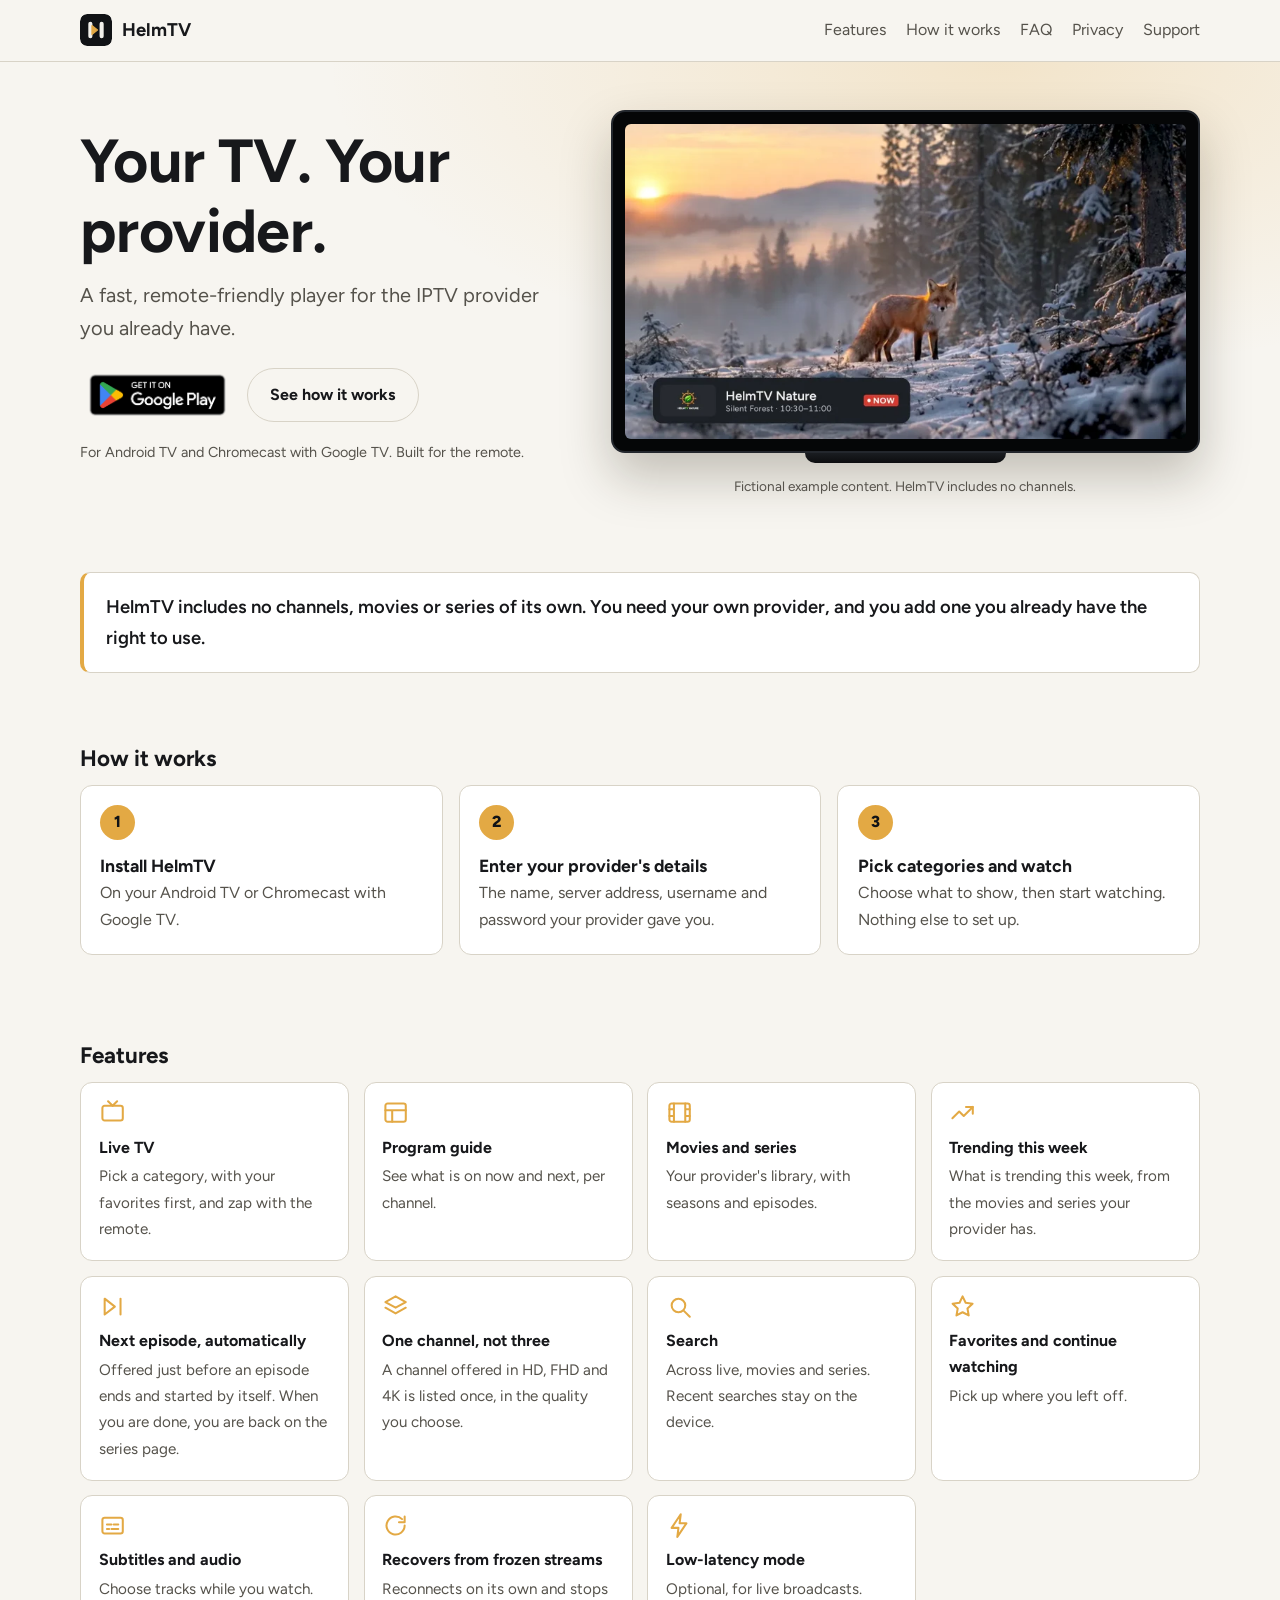
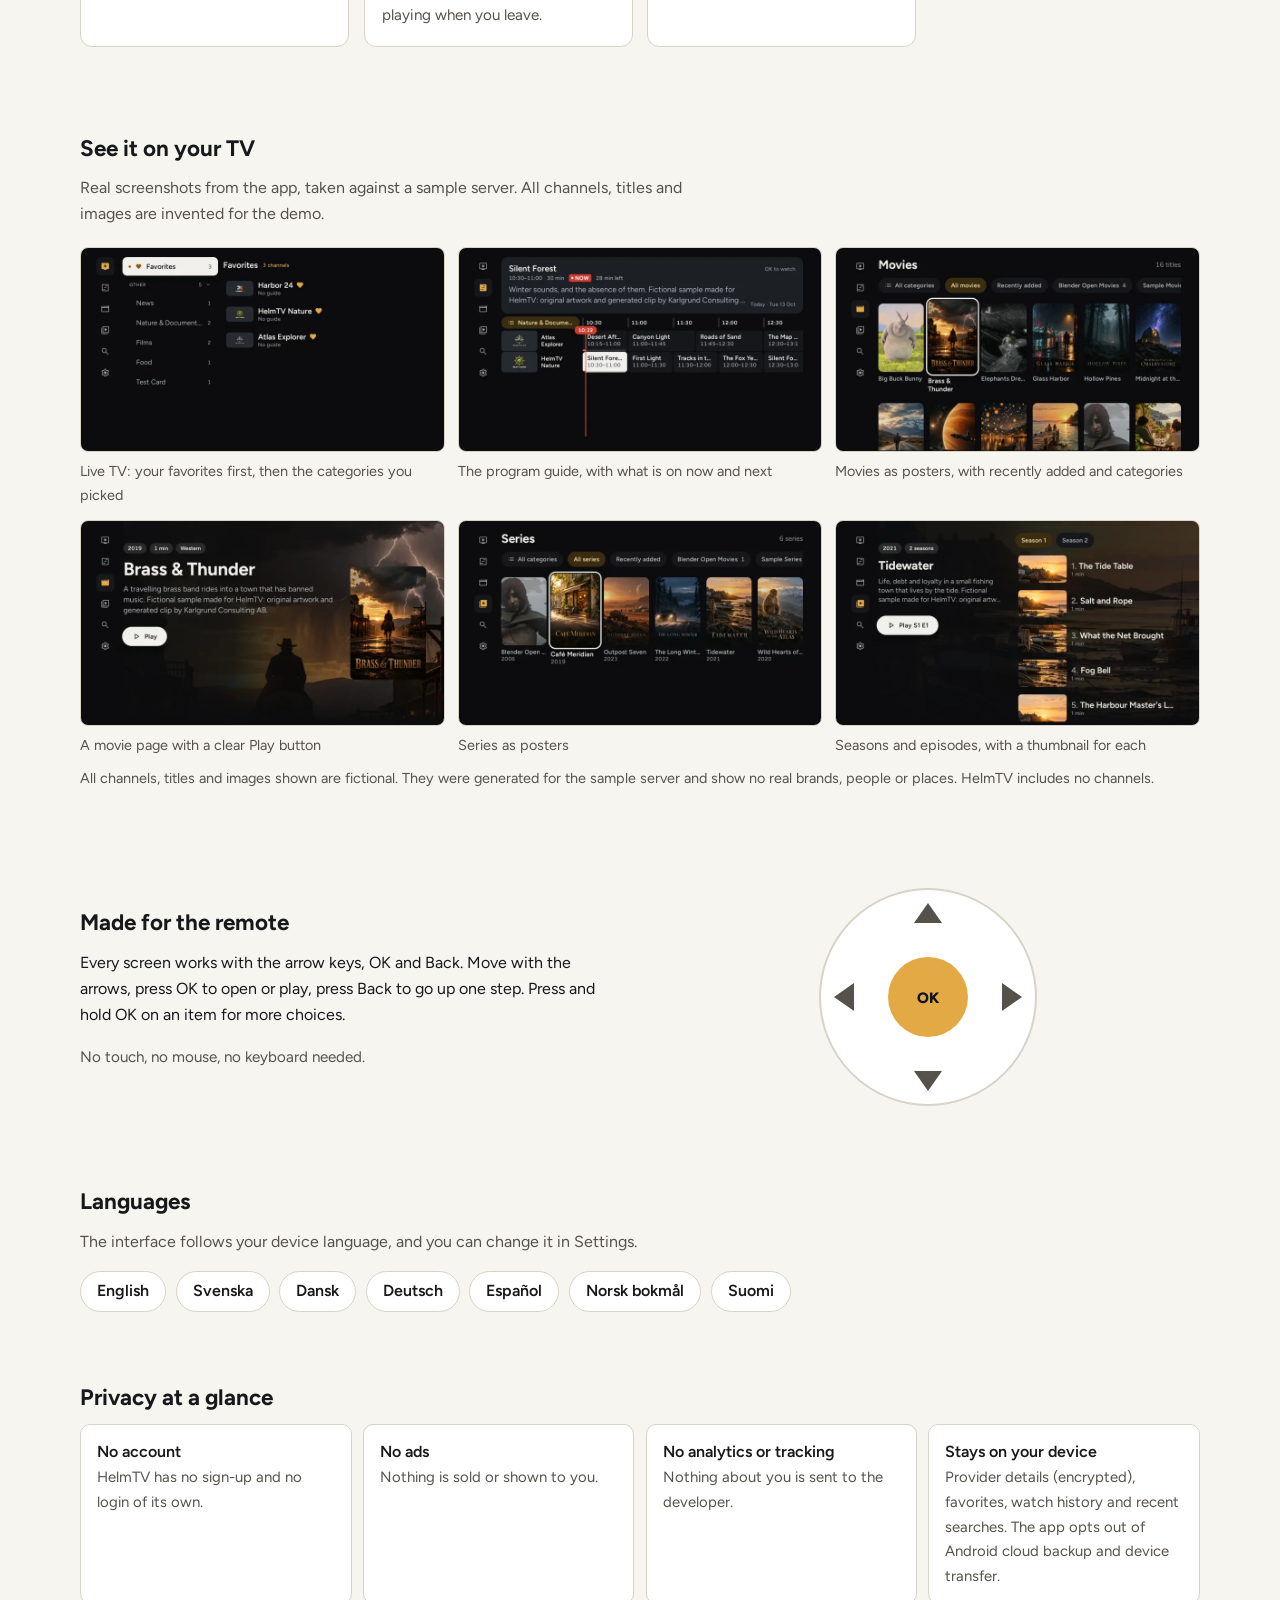
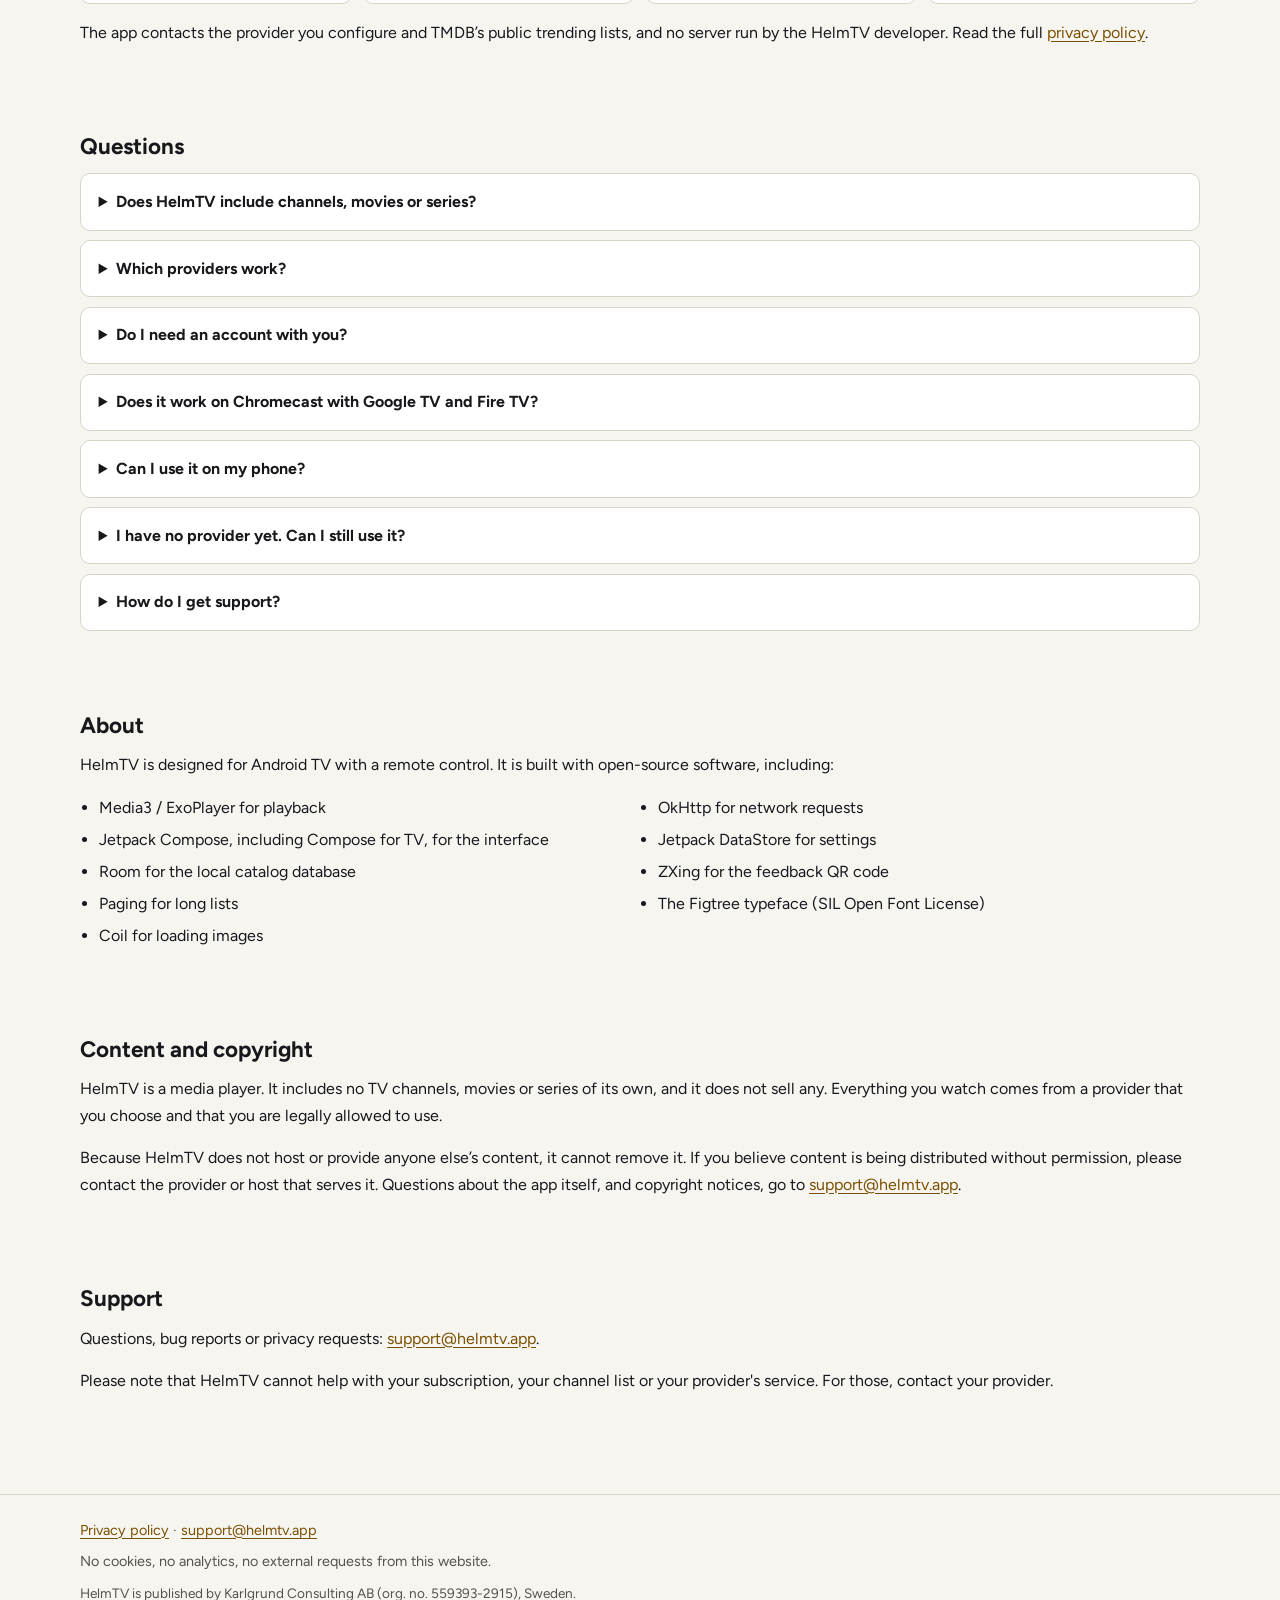
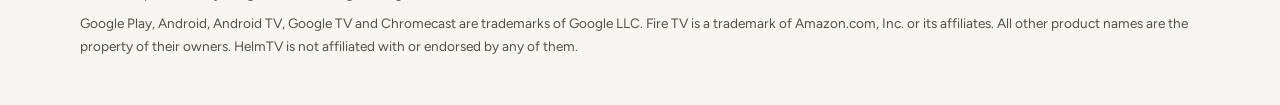
<file: index.html>
<!DOCTYPE html>
<html lang="en">
<head>
<meta charset="utf-8">
<meta name="viewport" content="width=device-width, initial-scale=1">
<title>HelmTV - your TV, your provider</title>
<meta name="description" content="HelmTV is a fast, remote-friendly Android TV player for the IPTV provider you already have. It includes no channels or content of its own. No account, no ads, no tracking.">
<meta property="og:title" content="HelmTV - your TV, your provider">
<meta property="og:description" content="A fast, remote-friendly Android TV player for the IPTV provider you already have. No account, no ads, no tracking.">
<meta property="og:type" content="website">
<meta property="og:url" content="https://helmtv.app/">
<meta property="og:site_name" content="HelmTV">
<meta property="og:image" content="https://helmtv.app/images/og.png">
<meta property="og:image:type" content="image/png">
<meta property="og:image:width" content="1200">
<meta property="og:image:height" content="630">
<meta property="og:image:alt" content="HelmTV: Your TV. Your provider. A screenshot of the app playing a nature channel.">
<meta name="twitter:card" content="summary_large_image">
<meta name="twitter:title" content="HelmTV - your TV, your provider">
<meta name="twitter:description" content="A fast, remote-friendly Android TV player for the IPTV provider you already have. No account, no ads, no tracking.">
<meta name="twitter:image" content="https://helmtv.app/images/og.png">
<meta http-equiv="Content-Security-Policy" content="default-src 'self'; img-src 'self' data:; style-src 'unsafe-inline'; font-src 'self'; base-uri 'none'; form-action 'none'">
<meta name="referrer" content="no-referrer">
<link rel="preload" href="fonts/Figtree.woff2" as="font" type="font/woff2" crossorigin>
<meta name="color-scheme" content="dark light">
<meta name="theme-color" content="#0b0c0e">
<link rel="canonical" href="https://helmtv.app/">
<link rel="icon" href="/favicon.ico" sizes="32x32">
<link rel="icon" href="/favicon.svg" type="image/svg+xml">
<link rel="apple-touch-icon" href="/apple-touch-icon.png">
<style>/* HelmTV site: plain CSS, self-hosted Figtree, no external requests. */
@font-face {
  font-family: "Figtree";
  src: url("fonts/Figtree.woff2") format("woff2"), url("fonts/Figtree.ttf") format("truetype");
  font-weight: 300 900;
  font-style: normal;
  font-display: swap;
}
:root {
  color-scheme: dark light;
  --bg: #0b0c0e;
  --surface: #111316;
  --surface-2: #181b1f;
  --line: #2a2e34;
  --text: #f2f0eb;
  --muted: #b4b0a8;
  --brass: #e3a944;
  --focus: #e3a944;
  --link: #e3a944;
  --on-brass: #111316;
  --glow: rgba(227, 169, 68, 0.14);
  --shadow: 0 30px 70px rgba(0, 0, 0, 0.55);
  --ghost-border: rgba(255, 255, 255, 0.25);
  --font: "Figtree", system-ui, -apple-system, "Segoe UI", Roboto, "Helvetica Neue", Arial, sans-serif;
}
@media (prefers-color-scheme: light) {
  :root {
    --bg: #f7f5f0;
    --surface: #ffffff;
    --surface-2: #efece4;
    --line: #d8d3c7;
    --text: #17181b;
    --muted: #55524b;
    --link: #7a4f00;
    --focus: #7a4f00;
    --glow: rgba(227, 169, 68, 0.22);
    --shadow: 0 24px 50px rgba(40, 30, 10, 0.25);
    --ghost-border: var(--line);
  }
}
* { box-sizing: border-box; }
html { -webkit-text-size-adjust: 100%; scroll-behavior: smooth; }
body { margin: 0; background: var(--bg); color: var(--text); font: 1rem/1.65 var(--font); }
img { max-width: 100%; height: auto; }
a { color: var(--link); text-underline-offset: 0.18em; }
a:hover { text-decoration-thickness: 2px; }
:focus-visible { outline: 3px solid var(--focus); outline-offset: 3px; border-radius: 4px; }
.skip {
  position: absolute; left: 1rem; top: -4rem; z-index: 10;
  background: var(--brass); color: var(--on-brass); padding: 0.6rem 1rem; border-radius: 6px;
}
.skip:focus { top: 1rem; }
.wrap { width: 100%; max-width: 46rem; margin: 0 auto; padding: 0 1rem; }
.wrap.wide { max-width: 72rem; }
header.site { border-bottom: 1px solid var(--line); }
header.site .wrap {
  display: flex; flex-wrap: wrap; align-items: center; justify-content: space-between;
  gap: 0.5rem 1.5rem; padding-top: 0.9rem; padding-bottom: 0.9rem;
}
.brand { display: inline-flex; align-items: center; gap: 0.6rem; color: var(--text); font-weight: 700; font-size: 1.15rem; text-decoration: none; }
.brand svg { width: 2rem; height: 2rem; border-radius: 0.45rem; flex: none; }
nav ul { list-style: none; display: flex; flex-wrap: wrap; gap: 0.2rem 1.25rem; margin: 0; padding: 0; }
nav li { margin: 0; }
nav a { color: var(--muted); text-decoration: none; padding: 0.3rem 0; }
nav a:hover, nav a[aria-current="page"] { color: var(--text); text-decoration: underline; }
main { padding: 2rem 0 3rem; }
h1 { font-size: clamp(1.9rem, 6vw, 2.8rem); line-height: 1.15; margin: 0 0 1rem; letter-spacing: -0.01em; }
h2 { font-size: 1.4rem; line-height: 1.3; margin: 2.5rem 0 0.75rem; }
h3 { font-size: 1.1rem; margin: 1.5rem 0 0.4rem; }
p, ul, ol { margin: 0 0 1rem; }
li { margin-bottom: 0.35rem; }
.lead { font-size: 1.15rem; color: var(--muted); }
.notice {
  background: var(--surface); border: 1px solid var(--line); border-left: 4px solid var(--brass);
  border-radius: 8px; padding: 1rem 1.15rem; margin: 1.5rem 0; font-weight: 500;
}
.button {
  display: inline-block; background: var(--brass); color: var(--on-brass); font-weight: 700;
  padding: 0.8rem 1.4rem; border-radius: 999px; text-decoration: none; margin: 0.5rem 0 0;
}
.button:hover { filter: brightness(1.08); }
.play-badge { display: inline-block; line-height: 0; }
.play-badge img { height: 60px; width: auto; border-radius: 6px; }
.play-badge:hover img { opacity: 0.88; }
.button.ghost { background: transparent; color: var(--text); border: 1px solid var(--ghost-border); }
.button.ghost:hover { border-color: var(--brass); filter: none; }
table { border-collapse: collapse; width: 100%; margin: 0 0 1rem; font-size: 0.95rem; }
th, td { text-align: left; vertical-align: top; padding: 0.55rem 0.7rem; border-bottom: 1px solid var(--line); }
th { color: var(--muted); font-weight: 600; }
.table-scroll { overflow-x: auto; }
.meta { color: var(--muted); font-size: 0.95rem; }
footer.site { border-top: 1px solid var(--line); color: var(--muted); font-size: 0.9rem; padding: 1.5rem 0 2.5rem; }
footer.site p { margin: 0 0 0.5rem; }

/* Home page */
.home main { padding-top: 0; }
.hero {
  padding: 3rem 0 2.5rem;
  background: radial-gradient(60rem 28rem at 78% 0%, var(--glow), transparent 70%);
}
.hero .wrap { display: grid; gap: 2.5rem; align-items: center; grid-template-columns: minmax(0, 1fr); }
.hero .wrap > * { min-width: 0; }
.hero h1 { font-size: clamp(2.2rem, 7vw, 3.8rem); margin-bottom: 0.8rem; }
.hero .lead { font-size: 1.25rem; max-width: 34rem; }
.actions { display: flex; flex-wrap: wrap; align-items: center; gap: 0.75rem; margin-top: 1.25rem; }
.actions .button, .actions .badge { margin: 0; }
@media (min-width: 60rem) {
  .hero .wrap { grid-template-columns: minmax(0, 5fr) minmax(0, 6fr); }
}
.tv { margin: 0; }
.tv .bezel {
  background: #050607; border: 2px solid #23272d; border-radius: 14px;
  padding: clamp(6px, 1.2vw, 12px); box-shadow: var(--shadow);
}
.tv .bezel img { display: block; width: 100%; border-radius: 6px; aspect-ratio: 16 / 9; object-fit: cover; }
.tv .stand { width: 34%; height: 10px; margin: 0 auto; background: linear-gradient(#1a1d21, #0c0d0f); border-radius: 0 0 10px 10px; }
.tv figcaption { color: var(--muted); font-size: 0.85rem; text-align: center; margin-top: 0.7rem; }
.block { padding: 2.2rem 0; }
.block > .wrap > h2:first-child { margin-top: 0; }
.section-lead { color: var(--muted); max-width: 40rem; }
.statement {
  background: var(--surface); border: 1px solid var(--line); border-left: 4px solid var(--brass);
  border-radius: 10px; padding: 1.2rem 1.4rem; font-size: 1.15rem; font-weight: 600; margin: 0;
}
.steps { list-style: none; padding: 0; display: grid; gap: 1rem; counter-reset: step; }
@media (min-width: 48rem) { .steps { grid-template-columns: repeat(3, 1fr); } }
.steps li {
  counter-increment: step; background: var(--surface); border: 1px solid var(--line);
  border-radius: 12px; padding: 1.2rem 1.2rem 1.3rem; margin: 0;
}
.steps li::before {
  content: counter(step); display: inline-grid; place-items: center; width: 2.2rem; height: 2.2rem;
  border-radius: 50%; background: var(--brass); color: var(--on-brass); font-weight: 800; margin-bottom: 0.7rem;
}
.steps strong { display: block; font-size: 1.1rem; }
.steps span { color: var(--muted); }
.cards { list-style: none; padding: 0; display: grid; gap: 0.9rem; grid-template-columns: repeat(auto-fit, minmax(15.5rem, 1fr)); }
.cards li { background: var(--surface); border: 1px solid var(--line); border-radius: 12px; padding: 1rem 1.1rem 1.1rem; margin: 0; }
.cards strong { display: block; margin-bottom: 0.15rem; }
.cards span { color: var(--muted); font-size: 0.95rem; }
.cards svg { width: 1.7rem; height: 1.7rem; color: var(--brass); margin-bottom: 0.5rem; display: block; }
.shots { display: grid; gap: 0.8rem; grid-template-columns: repeat(auto-fit, minmax(14rem, 1fr)); list-style: none; padding: 0; margin: 1.2rem 0 0.6rem; }
@media (min-width: 48rem) { .shots { grid-template-columns: repeat(3, 1fr); } }
.shots li { margin: 0; }
.shots span { display: block; color: var(--muted); font-size: 0.9rem; margin-top: 0.5rem; }
.shots img { display: block; width: 100%; border-radius: 8px; border: 1px solid var(--line); aspect-ratio: 16 / 9; object-fit: cover; }
.note { color: var(--muted); font-size: 0.9rem; }
.note.first { margin-top: 1rem; }
.remote h2 { margin-top: 0; }
.fine { color: var(--muted); font-size: 0.85rem; }
.remote { display: grid; gap: 2rem; align-items: center; }
@media (min-width: 48rem) { .remote { grid-template-columns: 1fr 1fr; } }
.dpad { width: min(15rem, 70vw); margin: 0 auto; color: var(--text); }
.dpad .ring { fill: var(--surface); stroke: var(--line); stroke-width: 2; }
.dpad .ok { fill: var(--brass); }
.dpad .okt { fill: var(--on-brass); font: 800 15px var(--font); }
.dpad .arrow { fill: var(--muted); }
.dpad .back { fill: none; stroke: var(--muted); stroke-width: 2; }
.dpad .lbl { fill: var(--muted); font: 600 11px var(--font); }
.chips { display: flex; flex-wrap: wrap; gap: 0.6rem; list-style: none; padding: 0; margin: 0.5rem 0 0; }
.chips li { margin: 0; background: var(--surface); border: 1px solid var(--line); border-radius: 999px; padding: 0.4rem 1rem; font-weight: 600; }
.points { list-style: none; padding: 0; display: grid; gap: 0.7rem; grid-template-columns: repeat(auto-fit, minmax(14rem, 1fr)); }
.points li { background: var(--surface); border: 1px solid var(--line); border-radius: 10px; padding: 0.9rem 1rem; margin: 0; font-weight: 600; }
.points li span { display: block; color: var(--muted); font-weight: 400; font-size: 0.93rem; }
details { background: var(--surface); border: 1px solid var(--line); border-radius: 10px; margin: 0 0 0.6rem; }
summary { cursor: pointer; padding: 0.9rem 1.1rem; font-weight: 700; list-style-position: inside; }
details[open] summary { border-bottom: 1px solid var(--line); }
details p { padding: 0.9rem 1.1rem 0; }
details p:last-child { padding-bottom: 0.2rem; }
.credits { columns: 2 16rem; padding-left: 1.2rem; }
@media (prefers-reduced-motion: reduce) { html { scroll-behavior: auto; } }
</style>
</head>
<body class="home">
<a class="skip" href="#main">Skip to content</a>
<header class="site">
  <div class="wrap wide">
    <a class="brand" href="./"><svg viewBox="0 0 100 100" aria-hidden="true" focusable="false"><rect width="100" height="100" rx="22" fill="#111316"/><g transform="translate(10 10) scale(.8)"><path fill="#F2F0EB" d="M28,18 a8,8 0 0 1 8,8 v48 a8,8 0 0 1 -8,8 a8,8 0 0 1 -8,-8 v-48 a8,8 0 0 1 8,-8 z M72,18 a8,8 0 0 1 8,8 v48 a8,8 0 0 1 -8,8 a8,8 0 0 1 -8,-8 v-48 a8,8 0 0 1 8,-8 z"/><path fill="#E3A944" stroke="#E3A944" stroke-width="4" stroke-linejoin="round" d="M34,32 L56,50 L34,68 Z"/></g></svg><span>HelmTV</span></a>
    <nav aria-label="Main">
      <ul>
        <li><a href="#features">Features</a></li>
        <li><a href="#how">How it works</a></li>
        <li><a href="#faq">FAQ</a></li>
        <li><a href="privacy">Privacy</a></li>
        <li><a href="#support">Support</a></li>
      </ul>
    </nav>
  </div>
</header>
<main id="main">
  <section class="hero">
    <div class="wrap wide">
      <div>
        <h1>Your TV. Your provider.</h1>
        <p class="lead">A fast, remote-friendly player for the IPTV provider you already have.</p>
        <div class="actions">
          <a class="play-badge" href="https://play.google.com/store/apps/details?id=com.helmtv.app" rel="noopener noreferrer">
            <img src="images/play-badge.png" width="190" height="74" alt="Get it on Google Play">
          </a>
          <a class="button ghost" href="#how">See how it works</a>
        </div>
        <p class="note first">For Android TV and Chromecast with Google TV. Built for the remote.</p>
      </div>
      <figure class="tv">
        <div class="bezel"><img src="images/hero.webp" srcset="images/hero-800.webp 800w, images/hero.webp 1600w" sizes="(min-width: 60rem) 45vw, 100vw" width="1600" height="900" alt="HelmTV playing a nature channel on a television"></div>
        <div class="stand" aria-hidden="true"></div>
        <figcaption>Fictional example content. HelmTV includes no channels.</figcaption>
      </figure>
    </div>
  </section>

  <div class="block">
    <div class="wrap wide">
      <p class="statement">HelmTV includes no channels, movies or series of its own. You need your own provider, and you add one you already have the right to use.</p>
    </div>
  </div>

  <section class="block" id="how">
    <div class="wrap wide">
      <h2>How it works</h2>
      <ol class="steps">
        <li><strong>Install HelmTV</strong><span>On your Android TV or Chromecast with Google TV.</span></li>
        <li><strong>Enter your provider's details</strong><span>The name, server address, username and password your provider gave you.</span></li>
        <li><strong>Pick categories and watch</strong><span>Choose what to show, then start watching. Nothing else to set up.</span></li>
      </ol>
    </div>
  </section>

  <section class="block" id="features">
    <div class="wrap wide">
      <h2>Features</h2>
      <ul class="cards">
      <li><svg viewBox="0 0 24 24" fill="none" stroke="currentColor" stroke-width="1.8" stroke-linecap="round" stroke-linejoin="round" aria-hidden="true" focusable="false"><rect x="3" y="6" width="18" height="13" rx="2"/><path d="M8 2l4 4 4-4"/></svg><strong>Live TV</strong><span>Pick a category, with your favorites first, and zap with the remote.</span></li>
      <li><svg viewBox="0 0 24 24" fill="none" stroke="currentColor" stroke-width="1.8" stroke-linecap="round" stroke-linejoin="round" aria-hidden="true" focusable="false"><rect x="3" y="4" width="18" height="16" rx="2"/><path d="M3 10h18M9 10v10"/></svg><strong>Program guide</strong><span>See what is on now and next, per channel.</span></li>
      <li><svg viewBox="0 0 24 24" fill="none" stroke="currentColor" stroke-width="1.8" stroke-linecap="round" stroke-linejoin="round" aria-hidden="true" focusable="false"><rect x="3" y="4" width="18" height="16" rx="2"/><path d="M7 4v16M17 4v16M3 9h4M3 15h4M17 9h4M17 15h4"/></svg><strong>Movies and series</strong><span>Your provider's library, with seasons and episodes.</span></li>
      <li><svg viewBox="0 0 24 24" fill="none" stroke="currentColor" stroke-width="1.8" stroke-linecap="round" stroke-linejoin="round" aria-hidden="true" focusable="false"><path d="M3 17l6-6 4 4 8-8"/><path d="M15 7h6v6"/></svg><strong>Trending this week</strong><span>What is trending this week, from the movies and series your provider has.</span></li>
      <li><svg viewBox="0 0 24 24" fill="none" stroke="currentColor" stroke-width="1.8" stroke-linecap="round" stroke-linejoin="round" aria-hidden="true" focusable="false"><path d="M5 5l9 7-9 7z"/><path d="M19 5v14"/></svg><strong>Next episode, automatically</strong><span>Offered just before an episode ends and started by itself. When you are done, you are back on the series page.</span></li>
      <li><svg viewBox="0 0 24 24" fill="none" stroke="currentColor" stroke-width="1.8" stroke-linecap="round" stroke-linejoin="round" aria-hidden="true" focusable="false"><path d="M12 3l9 5-9 5-9-5z"/><path d="M3 13l9 5 9-5"/></svg><strong>One channel, not three</strong><span>A channel offered in HD, FHD and 4K is listed once, in the quality you choose.</span></li>
      <li><svg viewBox="0 0 24 24" fill="none" stroke="currentColor" stroke-width="1.8" stroke-linecap="round" stroke-linejoin="round" aria-hidden="true" focusable="false"><circle cx="11" cy="11" r="6"/><path d="M16 16l5 5"/></svg><strong>Search</strong><span>Across live, movies and series. Recent searches stay on the device.</span></li>
      <li><svg viewBox="0 0 24 24" fill="none" stroke="currentColor" stroke-width="1.8" stroke-linecap="round" stroke-linejoin="round" aria-hidden="true" focusable="false"><path d="M12 3l2.7 5.6 6.1.8-4.5 4.3 1.1 6.1L12 17l-5.4 2.8 1.1-6.1L3.2 9.4l6.1-.8z"/></svg><strong>Favorites and continue watching</strong><span>Pick up where you left off.</span></li>
      <li><svg viewBox="0 0 24 24" fill="none" stroke="currentColor" stroke-width="1.8" stroke-linecap="round" stroke-linejoin="round" aria-hidden="true" focusable="false"><rect x="3" y="5" width="18" height="14" rx="2"/><path d="M7 11h4M13 11h4M7 15h2M11 15h6"/></svg><strong>Subtitles and audio</strong><span>Choose tracks while you watch.</span></li>
      <li><svg viewBox="0 0 24 24" fill="none" stroke="currentColor" stroke-width="1.8" stroke-linecap="round" stroke-linejoin="round" aria-hidden="true" focusable="false"><path d="M20 12a8 8 0 1 1-2.3-5.7"/><path d="M20 4v5h-5"/></svg><strong>Recovers from frozen streams</strong><span>Reconnects on its own and stops playing when you leave.</span></li>
      <li><svg viewBox="0 0 24 24" fill="none" stroke="currentColor" stroke-width="1.8" stroke-linecap="round" stroke-linejoin="round" aria-hidden="true" focusable="false"><path d="M13 2L5 14h6l-1 8 8-12h-6z"/></svg><strong>Low-latency mode</strong><span>Optional, for live broadcasts.</span></li>
      </ul>
    </div>
  </section>

  <section class="block">
    <div class="wrap wide">
      <h2>See it on your TV</h2>
      <p class="section-lead">Real screenshots from the app, taken against a sample server. All channels, titles and images are invented for the demo.</p>
      <ul class="shots">
      <li><img src="images/screen-live.webp" width="800" height="450" loading="lazy" alt="HelmTV screenshot: Live TV with Favorites at the top of the category menu"><span>Live TV: your favorites first, then the categories you picked</span></li>
      <li><img src="images/screen-guide.webp" width="800" height="450" loading="lazy" alt="HelmTV screenshot: Program guide"><span>The program guide, with what is on now and next</span></li>
      <li><img src="images/screen-movies.webp" width="800" height="450" loading="lazy" alt="HelmTV screenshot: Movies"><span>Movies as posters, with recently added and categories</span></li>
      <li><img src="images/screen-movie-detail.webp" width="800" height="450" loading="lazy" alt="HelmTV screenshot: Movie details"><span>A movie page with a clear Play button</span></li>
      <li><img src="images/screen-series.webp" width="800" height="450" loading="lazy" alt="HelmTV screenshot: Series"><span>Series as posters</span></li>
      <li><img src="images/screen-series-detail.webp" width="800" height="450" loading="lazy" alt="HelmTV screenshot: Seasons and episodes"><span>Seasons and episodes, with a thumbnail for each</span></li>
      </ul>
      <p class="note">All channels, titles and images shown are fictional. They were generated for the sample server and show no real brands, people or places. HelmTV includes no channels.</p>
    </div>
  </section>

  <section class="block">
    <div class="wrap wide remote">
      <div>
        <h2>Made for the remote</h2>
        <p>Every screen works with the arrow keys, OK and Back. Move with the arrows, press OK to open or play, press Back to go up one step. Press and hold OK on an item for more choices.</p>
        <p class="meta">No touch, no mouse, no keyboard needed.</p>
      </div>
      <svg class="dpad" viewBox="0 0 240 240" role="img" aria-label="A remote control direction pad with four arrows and an OK button">
        <circle class="ring" cx="120" cy="120" r="108"/>
        <path class="arrow" d="M120 26l14 20h-28z"/><path class="arrow" d="M120 214l14-20h-28z"/>
        <path class="arrow" d="M26 120l20-14v28z"/><path class="arrow" d="M214 120l-20-14v28z"/>
        <circle class="ok" cx="120" cy="120" r="40"/><text class="okt" x="120" y="126" text-anchor="middle">OK</text>
      </svg>
    </div>
  </section>

  <section class="block">
    <div class="wrap wide">
      <h2>Languages</h2>
      <p class="section-lead">The interface follows your device language, and you can change it in Settings.</p>
      <ul class="chips"><li lang="en">English</li><li lang="sv">Svenska</li><li lang="da">Dansk</li><li lang="de">Deutsch</li><li lang="es">Español</li><li lang="nb">Norsk bokmål</li><li lang="fi">Suomi</li></ul>
    </div>
  </section>

  <section class="block" id="privacy">
    <div class="wrap wide">
      <h2>Privacy at a glance</h2>
      <ul class="points">
        <li>No account<span>HelmTV has no sign-up and no login of its own.</span></li>
        <li>No ads<span>Nothing is sold or shown to you.</span></li>
        <li>No analytics or tracking<span>Nothing about you is sent to the developer.</span></li>
        <li>Stays on your device<span>Provider details (encrypted), favorites, watch history and recent searches. The app opts out of Android cloud backup and device transfer.</span></li>
      </ul>
      <p>The app contacts the provider you configure and TMDB&rsquo;s public trending lists, and no server run by the HelmTV developer. Read the full <a href="privacy">privacy policy</a>.</p>
    </div>
  </section>

  <section class="block" id="faq">
    <div class="wrap wide">
      <h2>Questions</h2>
    <details><summary>Does HelmTV include channels, movies or series?</summary><p>No. HelmTV is a player. It includes no channels, movies or series of its own, and it does not sell any. You add the provider you already have the right to use.</p></details>
    <details><summary>Which providers work?</summary><p>Providers that offer an Xtream-compatible login: a server address, a username and a password. If your provider gave you those three things, HelmTV can use them.</p></details>
    <details><summary>Do I need an account with you?</summary><p>No. There is no HelmTV account. Your provider details are stored encrypted on your device.</p></details>
    <details><summary>Does it work on Chromecast with Google TV and Fire TV?</summary><p>HelmTV is built for Android TV, including Chromecast with Google TV. Fire TV is not officially supported.</p></details>
    <details><summary>Can I use it on my phone?</summary><p>No. HelmTV is made for Android TV and the TV remote.</p></details>
    <details><summary>I have no provider yet. Can I still use it?</summary><p>Not on its own. HelmTV is only a player and includes no channels, movies or series, so it needs an Xtream-compatible service from a provider you choose. HelmTV does not sell or recommend any provider.</p></details>
    <details><summary>How do I get support?</summary><p>Write to <a href="mailto:support@helmtv.app">support@helmtv.app</a>. HelmTV cannot help with your subscription or your provider's service. For those, contact your provider.</p></details>
    </div>
  </section>

  <section class="block" id="about">
    <div class="wrap wide">
      <h2>About</h2>
      <p>HelmTV is designed for Android TV with a remote control. It is built with open-source software, including:</p>
      <ul class="credits">
      <li>Media3 / ExoPlayer for playback</li>
      <li>Jetpack Compose, including Compose for TV, for the interface</li>
      <li>Room for the local catalog database</li>
      <li>Paging for long lists</li>
      <li>Coil for loading images</li>
      <li>OkHttp for network requests</li>
      <li>Jetpack DataStore for settings</li>
      <li>ZXing for the feedback QR code</li>
      <li>The Figtree typeface (SIL Open Font License)</li>
    </ul>
    </div>
  </section>

  <section class="block" id="content">
    <div class="wrap wide">
      <h2>Content and copyright</h2>
      <p>HelmTV is a media player. It includes no TV channels, movies or series of its own, and it does not sell any. Everything you watch comes from a provider that you choose and that you are legally allowed to use.</p>
      <p>Because HelmTV does not host or provide anyone else&rsquo;s content, it cannot remove it. If you believe content is being distributed without permission, please contact the provider or host that serves it. Questions about the app itself, and copyright notices, go to <a href="mailto:support@helmtv.app">support@helmtv.app</a>.</p>
    </div>
  </section>

  <section class="block" id="support">
    <div class="wrap wide">
      <h2>Support</h2>
      <p>Questions, bug reports or privacy requests: <a href="mailto:support@helmtv.app">support@helmtv.app</a>.</p>
      <p>Please note that HelmTV cannot help with your subscription, your channel list or your provider's service. For those, contact your provider.</p>
    </div>
  </section>
</main>
<footer class="site">
  <div class="wrap wide">
    <p><a href="privacy">Privacy policy</a> &middot; <a href="mailto:support@helmtv.app">support@helmtv.app</a></p>
    <p>No cookies, no analytics, no external requests from this website.</p>
    <p class="fine">HelmTV is published by Karlgrund Consulting AB (org. no. 559393-2915), Sweden.</p>
    <p class="fine">Google Play, Android, Android TV, Google TV and Chromecast are trademarks of Google LLC. Fire TV is a trademark of Amazon.com, Inc. or its affiliates. All other product names are the property of their owners. HelmTV is not affiliated with or endorsed by any of them.</p>
  </div>
</footer>
</body>
</html>
</file>
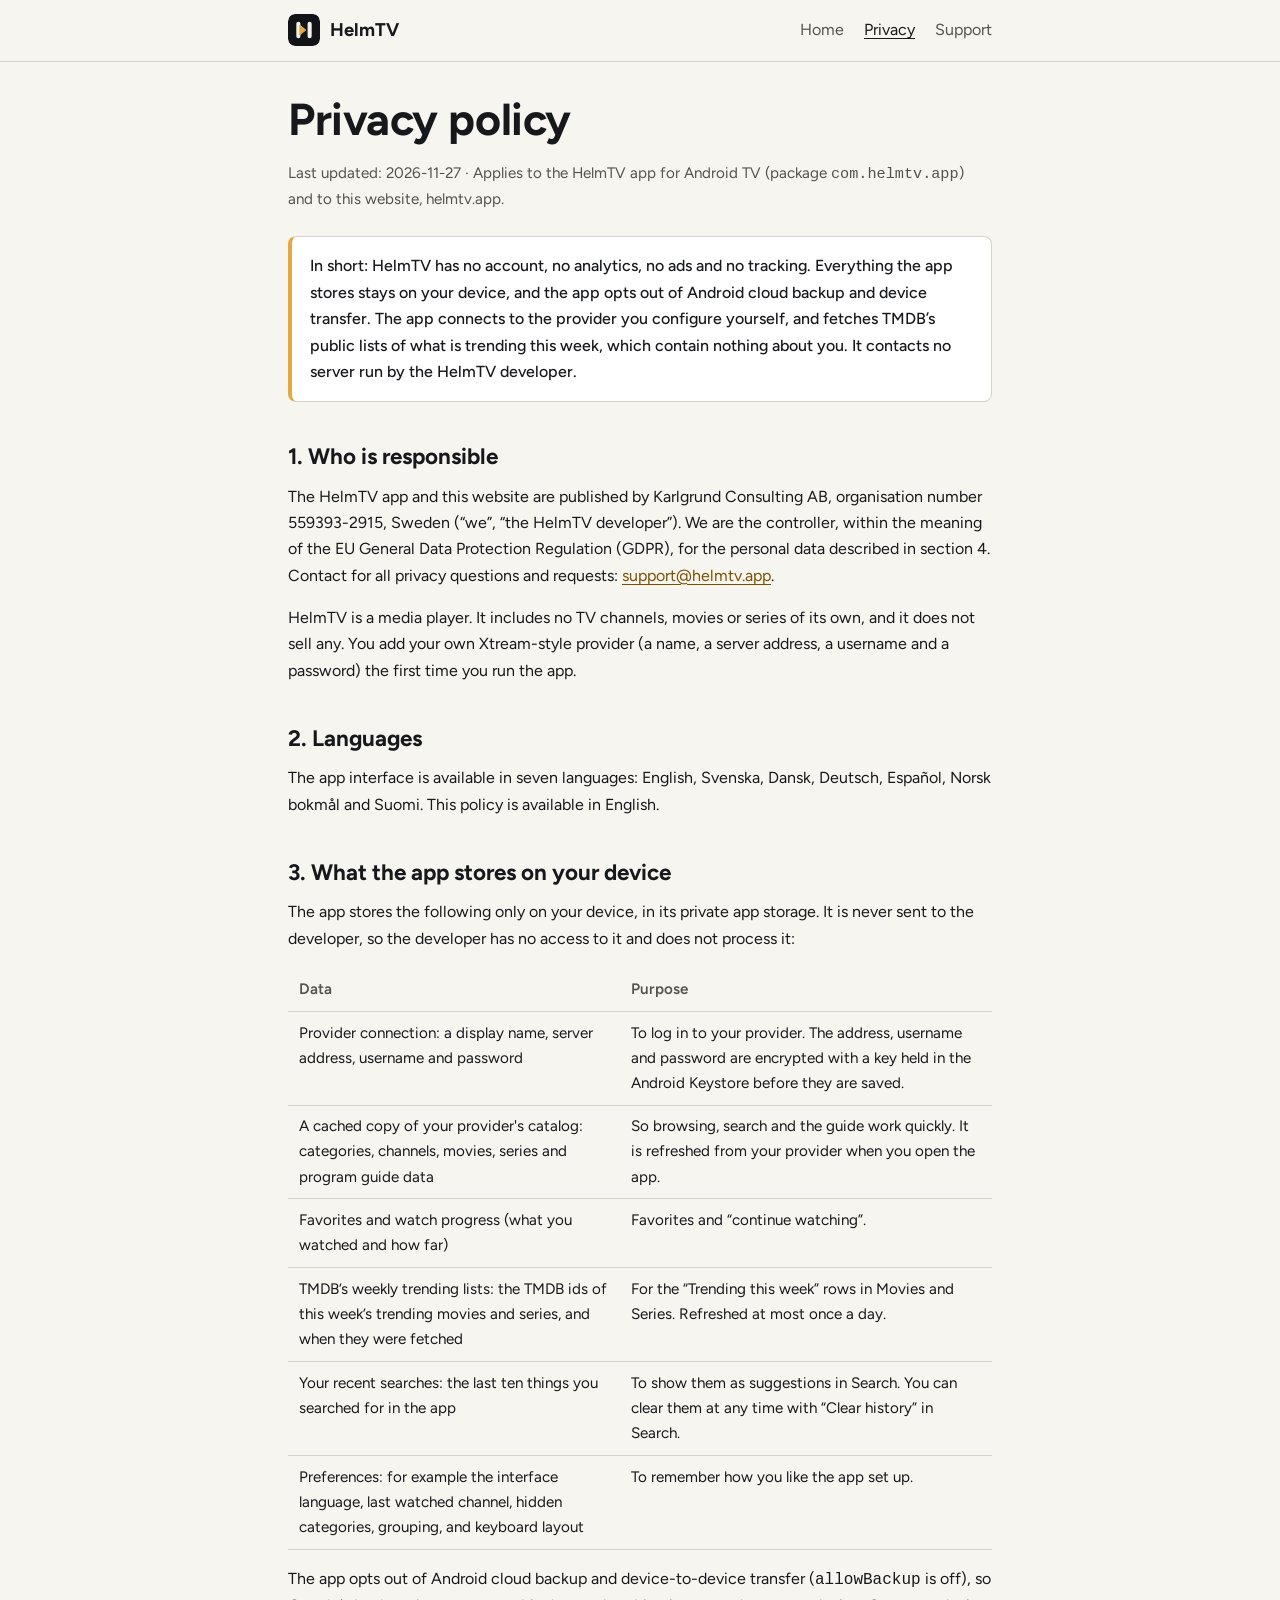
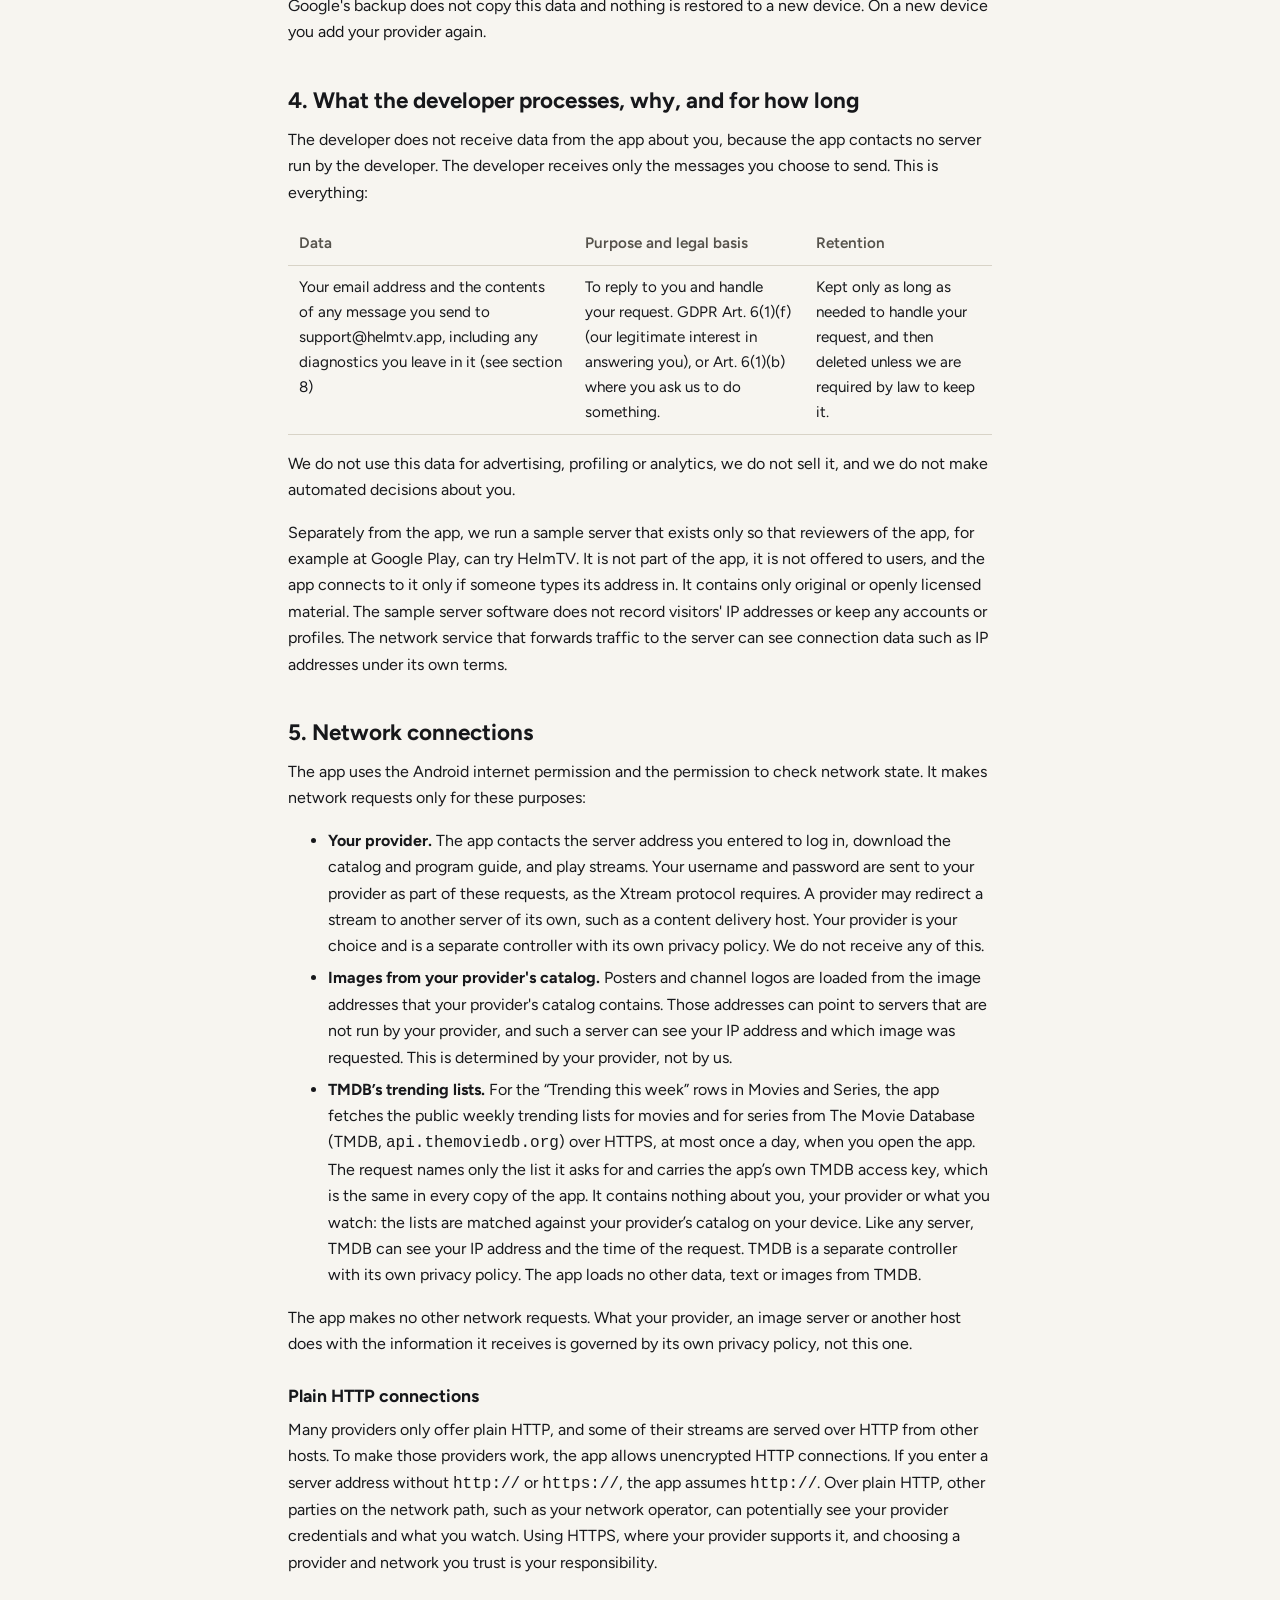
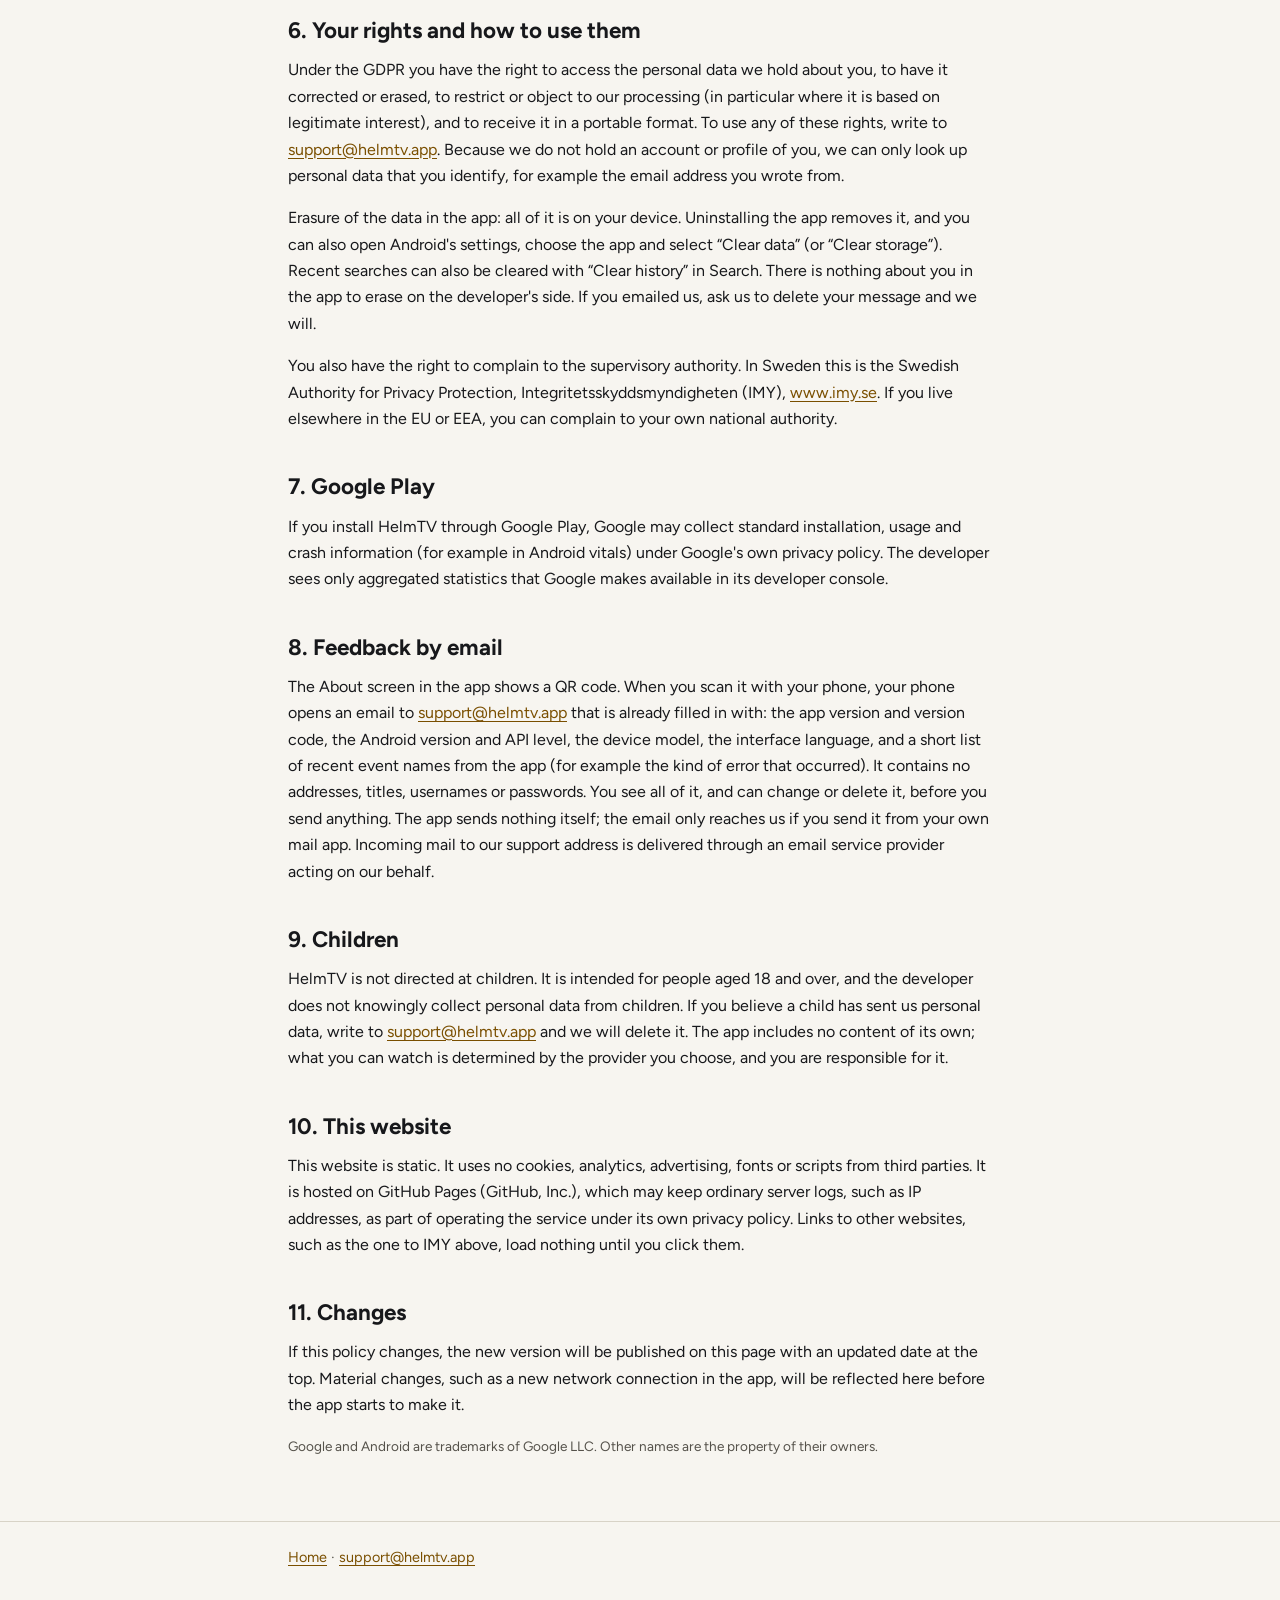
<file: privacy.html>
<!DOCTYPE html>
<html lang="en">
<head>
<meta charset="utf-8">
<meta name="viewport" content="width=device-width, initial-scale=1">
<title>Privacy policy - HelmTV</title>
<meta name="description" content="HelmTV privacy policy: no account, no analytics, no ads, no tracking. What the app stores on your device, what it connects to, and your rights.">
<meta property="og:title" content="Privacy policy - HelmTV">
<meta property="og:description" content="No account, no analytics, no ads, no tracking. What HelmTV stores, what it connects to, and your rights.">
<meta property="og:type" content="website">
<meta property="og:url" content="https://helmtv.app/privacy">
<meta property="og:site_name" content="HelmTV">
<meta property="og:image" content="https://helmtv.app/images/og.png">
<meta property="og:image:type" content="image/png">
<meta property="og:image:width" content="1200">
<meta property="og:image:height" content="630">
<meta property="og:image:alt" content="HelmTV: Your TV. Your provider.">
<meta name="twitter:card" content="summary_large_image">
<meta http-equiv="Content-Security-Policy" content="default-src 'self'; img-src 'self' data:; style-src 'unsafe-inline'; font-src 'self'; base-uri 'none'; form-action 'none'">
<meta name="referrer" content="no-referrer">
<meta name="color-scheme" content="dark light">
<meta name="theme-color" content="#0b0c0e">
<link rel="canonical" href="https://helmtv.app/privacy">
<link rel="icon" href="/favicon.ico" sizes="32x32">
<link rel="icon" href="/favicon.svg" type="image/svg+xml">
<link rel="apple-touch-icon" href="/apple-touch-icon.png">
<style>/* HelmTV site: plain CSS, self-hosted Figtree, no external requests. */
@font-face {
  font-family: "Figtree";
  src: url("fonts/Figtree.woff2") format("woff2"), url("fonts/Figtree.ttf") format("truetype");
  font-weight: 300 900;
  font-style: normal;
  font-display: swap;
}
:root {
  color-scheme: dark light;
  --bg: #0b0c0e;
  --surface: #111316;
  --surface-2: #181b1f;
  --line: #2a2e34;
  --text: #f2f0eb;
  --muted: #b4b0a8;
  --brass: #e3a944;
  --focus: #e3a944;
  --link: #e3a944;
  --on-brass: #111316;
  --glow: rgba(227, 169, 68, 0.14);
  --shadow: 0 30px 70px rgba(0, 0, 0, 0.55);
  --ghost-border: rgba(255, 255, 255, 0.25);
  --font: "Figtree", system-ui, -apple-system, "Segoe UI", Roboto, "Helvetica Neue", Arial, sans-serif;
}
@media (prefers-color-scheme: light) {
  :root {
    --bg: #f7f5f0;
    --surface: #ffffff;
    --surface-2: #efece4;
    --line: #d8d3c7;
    --text: #17181b;
    --muted: #55524b;
    --link: #7a4f00;
    --focus: #7a4f00;
    --glow: rgba(227, 169, 68, 0.22);
    --shadow: 0 24px 50px rgba(40, 30, 10, 0.25);
    --ghost-border: var(--line);
  }
}
* { box-sizing: border-box; }
html { -webkit-text-size-adjust: 100%; scroll-behavior: smooth; }
body { margin: 0; background: var(--bg); color: var(--text); font: 1rem/1.65 var(--font); }
img { max-width: 100%; height: auto; }
a { color: var(--link); text-underline-offset: 0.18em; }
a:hover { text-decoration-thickness: 2px; }
:focus-visible { outline: 3px solid var(--focus); outline-offset: 3px; border-radius: 4px; }
.skip {
  position: absolute; left: 1rem; top: -4rem; z-index: 10;
  background: var(--brass); color: var(--on-brass); padding: 0.6rem 1rem; border-radius: 6px;
}
.skip:focus { top: 1rem; }
.wrap { width: 100%; max-width: 46rem; margin: 0 auto; padding: 0 1rem; }
.wrap.wide { max-width: 72rem; }
header.site { border-bottom: 1px solid var(--line); }
header.site .wrap {
  display: flex; flex-wrap: wrap; align-items: center; justify-content: space-between;
  gap: 0.5rem 1.5rem; padding-top: 0.9rem; padding-bottom: 0.9rem;
}
.brand { display: inline-flex; align-items: center; gap: 0.6rem; color: var(--text); font-weight: 700; font-size: 1.15rem; text-decoration: none; }
.brand svg { width: 2rem; height: 2rem; border-radius: 0.45rem; flex: none; }
nav ul { list-style: none; display: flex; flex-wrap: wrap; gap: 0.2rem 1.25rem; margin: 0; padding: 0; }
nav li { margin: 0; }
nav a { color: var(--muted); text-decoration: none; padding: 0.3rem 0; }
nav a:hover, nav a[aria-current="page"] { color: var(--text); text-decoration: underline; }
main { padding: 2rem 0 3rem; }
h1 { font-size: clamp(1.9rem, 6vw, 2.8rem); line-height: 1.15; margin: 0 0 1rem; letter-spacing: -0.01em; }
h2 { font-size: 1.4rem; line-height: 1.3; margin: 2.5rem 0 0.75rem; }
h3 { font-size: 1.1rem; margin: 1.5rem 0 0.4rem; }
p, ul, ol { margin: 0 0 1rem; }
li { margin-bottom: 0.35rem; }
.lead { font-size: 1.15rem; color: var(--muted); }
.notice {
  background: var(--surface); border: 1px solid var(--line); border-left: 4px solid var(--brass);
  border-radius: 8px; padding: 1rem 1.15rem; margin: 1.5rem 0; font-weight: 500;
}
.button {
  display: inline-block; background: var(--brass); color: var(--on-brass); font-weight: 700;
  padding: 0.8rem 1.4rem; border-radius: 999px; text-decoration: none; margin: 0.5rem 0 0;
}
.button:hover { filter: brightness(1.08); }
.play-badge { display: inline-block; line-height: 0; }
.play-badge img { height: 60px; width: auto; border-radius: 6px; }
.play-badge:hover img { opacity: 0.88; }
.button.ghost { background: transparent; color: var(--text); border: 1px solid var(--ghost-border); }
.button.ghost:hover { border-color: var(--brass); filter: none; }
table { border-collapse: collapse; width: 100%; margin: 0 0 1rem; font-size: 0.95rem; }
th, td { text-align: left; vertical-align: top; padding: 0.55rem 0.7rem; border-bottom: 1px solid var(--line); }
th { color: var(--muted); font-weight: 600; }
.table-scroll { overflow-x: auto; }
.meta { color: var(--muted); font-size: 0.95rem; }
footer.site { border-top: 1px solid var(--line); color: var(--muted); font-size: 0.9rem; padding: 1.5rem 0 2.5rem; }
footer.site p { margin: 0 0 0.5rem; }

/* Home page */
.home main { padding-top: 0; }
.hero {
  padding: 3rem 0 2.5rem;
  background: radial-gradient(60rem 28rem at 78% 0%, var(--glow), transparent 70%);
}
.hero .wrap { display: grid; gap: 2.5rem; align-items: center; grid-template-columns: minmax(0, 1fr); }
.hero .wrap > * { min-width: 0; }
.hero h1 { font-size: clamp(2.2rem, 7vw, 3.8rem); margin-bottom: 0.8rem; }
.hero .lead { font-size: 1.25rem; max-width: 34rem; }
.actions { display: flex; flex-wrap: wrap; align-items: center; gap: 0.75rem; margin-top: 1.25rem; }
.actions .button, .actions .badge { margin: 0; }
@media (min-width: 60rem) {
  .hero .wrap { grid-template-columns: minmax(0, 5fr) minmax(0, 6fr); }
}
.tv { margin: 0; }
.tv .bezel {
  background: #050607; border: 2px solid #23272d; border-radius: 14px;
  padding: clamp(6px, 1.2vw, 12px); box-shadow: var(--shadow);
}
.tv .bezel img { display: block; width: 100%; border-radius: 6px; aspect-ratio: 16 / 9; object-fit: cover; }
.tv .stand { width: 34%; height: 10px; margin: 0 auto; background: linear-gradient(#1a1d21, #0c0d0f); border-radius: 0 0 10px 10px; }
.tv figcaption { color: var(--muted); font-size: 0.85rem; text-align: center; margin-top: 0.7rem; }
.block { padding: 2.2rem 0; }
.block > .wrap > h2:first-child { margin-top: 0; }
.section-lead { color: var(--muted); max-width: 40rem; }
.statement {
  background: var(--surface); border: 1px solid var(--line); border-left: 4px solid var(--brass);
  border-radius: 10px; padding: 1.2rem 1.4rem; font-size: 1.15rem; font-weight: 600; margin: 0;
}
.steps { list-style: none; padding: 0; display: grid; gap: 1rem; counter-reset: step; }
@media (min-width: 48rem) { .steps { grid-template-columns: repeat(3, 1fr); } }
.steps li {
  counter-increment: step; background: var(--surface); border: 1px solid var(--line);
  border-radius: 12px; padding: 1.2rem 1.2rem 1.3rem; margin: 0;
}
.steps li::before {
  content: counter(step); display: inline-grid; place-items: center; width: 2.2rem; height: 2.2rem;
  border-radius: 50%; background: var(--brass); color: var(--on-brass); font-weight: 800; margin-bottom: 0.7rem;
}
.steps strong { display: block; font-size: 1.1rem; }
.steps span { color: var(--muted); }
.cards { list-style: none; padding: 0; display: grid; gap: 0.9rem; grid-template-columns: repeat(auto-fit, minmax(15.5rem, 1fr)); }
.cards li { background: var(--surface); border: 1px solid var(--line); border-radius: 12px; padding: 1rem 1.1rem 1.1rem; margin: 0; }
.cards strong { display: block; margin-bottom: 0.15rem; }
.cards span { color: var(--muted); font-size: 0.95rem; }
.cards svg { width: 1.7rem; height: 1.7rem; color: var(--brass); margin-bottom: 0.5rem; display: block; }
.shots { display: grid; gap: 0.8rem; grid-template-columns: repeat(auto-fit, minmax(14rem, 1fr)); list-style: none; padding: 0; margin: 1.2rem 0 0.6rem; }
@media (min-width: 48rem) { .shots { grid-template-columns: repeat(3, 1fr); } }
.shots li { margin: 0; }
.shots span { display: block; color: var(--muted); font-size: 0.9rem; margin-top: 0.5rem; }
.shots img { display: block; width: 100%; border-radius: 8px; border: 1px solid var(--line); aspect-ratio: 16 / 9; object-fit: cover; }
.note { color: var(--muted); font-size: 0.9rem; }
.note.first { margin-top: 1rem; }
.remote h2 { margin-top: 0; }
.fine { color: var(--muted); font-size: 0.85rem; }
.remote { display: grid; gap: 2rem; align-items: center; }
@media (min-width: 48rem) { .remote { grid-template-columns: 1fr 1fr; } }
.dpad { width: min(15rem, 70vw); margin: 0 auto; color: var(--text); }
.dpad .ring { fill: var(--surface); stroke: var(--line); stroke-width: 2; }
.dpad .ok { fill: var(--brass); }
.dpad .okt { fill: var(--on-brass); font: 800 15px var(--font); }
.dpad .arrow { fill: var(--muted); }
.dpad .back { fill: none; stroke: var(--muted); stroke-width: 2; }
.dpad .lbl { fill: var(--muted); font: 600 11px var(--font); }
.chips { display: flex; flex-wrap: wrap; gap: 0.6rem; list-style: none; padding: 0; margin: 0.5rem 0 0; }
.chips li { margin: 0; background: var(--surface); border: 1px solid var(--line); border-radius: 999px; padding: 0.4rem 1rem; font-weight: 600; }
.points { list-style: none; padding: 0; display: grid; gap: 0.7rem; grid-template-columns: repeat(auto-fit, minmax(14rem, 1fr)); }
.points li { background: var(--surface); border: 1px solid var(--line); border-radius: 10px; padding: 0.9rem 1rem; margin: 0; font-weight: 600; }
.points li span { display: block; color: var(--muted); font-weight: 400; font-size: 0.93rem; }
details { background: var(--surface); border: 1px solid var(--line); border-radius: 10px; margin: 0 0 0.6rem; }
summary { cursor: pointer; padding: 0.9rem 1.1rem; font-weight: 700; list-style-position: inside; }
details[open] summary { border-bottom: 1px solid var(--line); }
details p { padding: 0.9rem 1.1rem 0; }
details p:last-child { padding-bottom: 0.2rem; }
.credits { columns: 2 16rem; padding-left: 1.2rem; }
@media (prefers-reduced-motion: reduce) { html { scroll-behavior: auto; } }
</style>
</head>
<body>
<a class="skip" href="#main">Skip to content</a>
<header class="site">
  <div class="wrap">
    <a class="brand" href="./"><svg viewBox="0 0 100 100" aria-hidden="true" focusable="false"><rect width="100" height="100" rx="22" fill="#111316"/><g transform="translate(10 10) scale(.8)"><path fill="#F2F0EB" d="M28,18 a8,8 0 0 1 8,8 v48 a8,8 0 0 1 -8,8 a8,8 0 0 1 -8,-8 v-48 a8,8 0 0 1 8,-8 z M72,18 a8,8 0 0 1 8,8 v48 a8,8 0 0 1 -8,8 a8,8 0 0 1 -8,-8 v-48 a8,8 0 0 1 8,-8 z"/><path fill="#E3A944" stroke="#E3A944" stroke-width="4" stroke-linejoin="round" d="M34,32 L56,50 L34,68 Z"/></g></svg><span>HelmTV</span></a>
    <nav aria-label="Main">
      <ul>
        <li><a href="./">Home</a></li>
        <li><a href="privacy" aria-current="page">Privacy</a></li>
        <li><a href="./#support">Support</a></li>
      </ul>
    </nav>
  </div>
</header>
<main id="main">
  <div class="wrap">
    <h1>Privacy policy</h1>
    <p class="meta">Last updated: 2026-11-27 &middot; Applies to the HelmTV app for Android TV (package <code>com.helmtv.app</code>) and to this website, helmtv.app.</p>

    <p class="notice">In short: HelmTV has no account, no analytics, no ads and no tracking. Everything the app stores stays on your device, and the app opts out of Android cloud backup and device transfer. The app connects to the provider you configure yourself, and fetches TMDB&rsquo;s public lists of what is trending this week, which contain nothing about you. It contacts no server run by the HelmTV developer.</p>

    <h2>1. Who is responsible</h2>
    <p>The HelmTV app and this website are published by Karlgrund Consulting AB, organisation number 559393-2915, Sweden (&ldquo;we&rdquo;, &ldquo;the HelmTV developer&rdquo;). We are the controller, within the meaning of the EU General Data Protection Regulation (GDPR), for the personal data described in section 4. Contact for all privacy questions and requests: <a href="mailto:support@helmtv.app">support@helmtv.app</a>.</p>
    <p>HelmTV is a media player. It includes no TV channels, movies or series of its own, and it does not sell any. You add your own Xtream-style provider (a name, a server address, a username and a password) the first time you run the app.</p>

    <h2>2. Languages</h2>
    <p>The app interface is available in seven languages: English, Svenska, Dansk, Deutsch, Espa&ntilde;ol, Norsk bokm&aring;l and Suomi. This policy is available in English.</p>

    <h2>3. What the app stores on your device</h2>
    <p>The app stores the following only on your device, in its private app storage. It is never sent to the developer, so the developer has no access to it and does not process it:</p>
    <div class="table-scroll">
    <table>
      <thead><tr><th scope="col">Data</th><th scope="col">Purpose</th></tr></thead>
      <tbody>
        <tr><td>Provider connection: a display name, server address, username and password</td><td>To log in to your provider. The address, username and password are encrypted with a key held in the Android Keystore before they are saved.</td></tr>
        <tr><td>A cached copy of your provider's catalog: categories, channels, movies, series and program guide data</td><td>So browsing, search and the guide work quickly. It is refreshed from your provider when you open the app.</td></tr>
        <tr><td>Favorites and watch progress (what you watched and how far)</td><td>Favorites and &ldquo;continue watching&rdquo;.</td></tr>
        <tr><td>TMDB&rsquo;s weekly trending lists: the TMDB ids of this week&rsquo;s trending movies and series, and when they were fetched</td><td>For the &ldquo;Trending this week&rdquo; rows in Movies and Series. Refreshed at most once a day.</td></tr>
        <tr><td>Your recent searches: the last ten things you searched for in the app</td><td>To show them as suggestions in Search. You can clear them at any time with &ldquo;Clear history&rdquo; in Search.</td></tr>
        <tr><td>Preferences: for example the interface language, last watched channel, hidden categories, grouping, and keyboard layout</td><td>To remember how you like the app set up.</td></tr>
      </tbody>
    </table>
    </div>
    <p>The app opts out of Android cloud backup and device-to-device transfer (<code>allowBackup</code> is off), so Google's backup does not copy this data and nothing is restored to a new device. On a new device you add your provider again.</p>

    <h2>4. What the developer processes, why, and for how long</h2>
    <p>The developer does not receive data from the app about you, because the app contacts no server run by the developer. The developer receives only the messages you choose to send. This is everything:</p>
    <div class="table-scroll">
    <table>
      <thead><tr><th scope="col">Data</th><th scope="col">Purpose and legal basis</th><th scope="col">Retention</th></tr></thead>
      <tbody>
        <tr><td>Your email address and the contents of any message you send to support@helmtv.app, including any diagnostics you leave in it (see section 8)</td><td>To reply to you and handle your request. GDPR Art. 6(1)(f) (our legitimate interest in answering you), or Art. 6(1)(b) where you ask us to do something.</td><td>Kept only as long as needed to handle your request, and then deleted unless we are required by law to keep it.</td></tr>
      </tbody>
    </table>
    </div>
    <p>We do not use this data for advertising, profiling or analytics, we do not sell it, and we do not make automated decisions about you.</p>
    <p>Separately from the app, we run a sample server that exists only so that reviewers of the app, for example at Google Play, can try HelmTV. It is not part of the app, it is not offered to users, and the app connects to it only if someone types its address in. It contains only original or openly licensed material. The sample server software does not record visitors' IP addresses or keep any accounts or profiles. The network service that forwards traffic to the server can see connection data such as IP addresses under its own terms.</p>

    <h2>5. Network connections</h2>
    <p>The app uses the Android internet permission and the permission to check network state. It makes network requests only for these purposes:</p>
    <ul>
      <li><strong>Your provider.</strong> The app contacts the server address you entered to log in, download the catalog and program guide, and play streams. Your username and password are sent to your provider as part of these requests, as the Xtream protocol requires. A provider may redirect a stream to another server of its own, such as a content delivery host. Your provider is your choice and is a separate controller with its own privacy policy. We do not receive any of this.</li>
      <li><strong>Images from your provider's catalog.</strong> Posters and channel logos are loaded from the image addresses that your provider's catalog contains. Those addresses can point to servers that are not run by your provider, and such a server can see your IP address and which image was requested. This is determined by your provider, not by us.</li>
      <li><strong>TMDB&rsquo;s trending lists.</strong> For the &ldquo;Trending this week&rdquo; rows in Movies and Series, the app fetches the public weekly trending lists for movies and for series from The Movie Database (TMDB, <code>api.themoviedb.org</code>) over HTTPS, at most once a day, when you open the app. The request names only the list it asks for and carries the app&rsquo;s own TMDB access key, which is the same in every copy of the app. It contains nothing about you, your provider or what you watch: the lists are matched against your provider&rsquo;s catalog on your device. Like any server, TMDB can see your IP address and the time of the request. TMDB is a separate controller with its own privacy policy. The app loads no other data, text or images from TMDB.</li>
    </ul>
    <p>The app makes no other network requests. What your provider, an image server or another host does with the information it receives is governed by its own privacy policy, not this one.</p>

    <h3>Plain HTTP connections</h3>
    <p>Many providers only offer plain HTTP, and some of their streams are served over HTTP from other hosts. To make those providers work, the app allows unencrypted HTTP connections. If you enter a server address without <code>http://</code> or <code>https://</code>, the app assumes <code>http://</code>. Over plain HTTP, other parties on the network path, such as your network operator, can potentially see your provider credentials and what you watch. Using HTTPS, where your provider supports it, and choosing a provider and network you trust is your responsibility.</p>

    <h2>6. Your rights and how to use them</h2>
    <p>Under the GDPR you have the right to access the personal data we hold about you, to have it corrected or erased, to restrict or object to our processing (in particular where it is based on legitimate interest), and to receive it in a portable format. To use any of these rights, write to <a href="mailto:support@helmtv.app">support@helmtv.app</a>. Because we do not hold an account or profile of you, we can only look up personal data that you identify, for example the email address you wrote from.</p>
    <p>Erasure of the data in the app: all of it is on your device. Uninstalling the app removes it, and you can also open Android's settings, choose the app and select &ldquo;Clear data&rdquo; (or &ldquo;Clear storage&rdquo;). Recent searches can also be cleared with &ldquo;Clear history&rdquo; in Search. There is nothing about you in the app to erase on the developer's side. If you emailed us, ask us to delete your message and we will.</p>
    <p>You also have the right to complain to the supervisory authority. In Sweden this is the Swedish Authority for Privacy Protection, Integritetsskyddsmyndigheten (IMY), <a href="https://www.imy.se/">www.imy.se</a>. If you live elsewhere in the EU or EEA, you can complain to your own national authority.</p>

    <h2>7. Google Play</h2>
    <p>If you install HelmTV through Google Play, Google may collect standard installation, usage and crash information (for example in Android vitals) under Google's own privacy policy. The developer sees only aggregated statistics that Google makes available in its developer console.</p>

    <h2>8. Feedback by email</h2>
    <p>The About screen in the app shows a QR code. When you scan it with your phone, your phone opens an email to <a href="mailto:support@helmtv.app">support@helmtv.app</a> that is already filled in with: the app version and version code, the Android version and API level, the device model, the interface language, and a short list of recent event names from the app (for example the kind of error that occurred). It contains no addresses, titles, usernames or passwords. You see all of it, and can change or delete it, before you send anything. The app sends nothing itself; the email only reaches us if you send it from your own mail app. Incoming mail to our support address is delivered through an email service provider acting on our behalf.</p>

    <h2>9. Children</h2>
    <p>HelmTV is not directed at children. It is intended for people aged 18 and over, and the developer does not knowingly collect personal data from children. If you believe a child has sent us personal data, write to <a href="mailto:support@helmtv.app">support@helmtv.app</a> and we will delete it. The app includes no content of its own; what you can watch is determined by the provider you choose, and you are responsible for it.</p>

    <h2>10. This website</h2>
    <p>This website is static. It uses no cookies, analytics, advertising, fonts or scripts from third parties. It is hosted on GitHub Pages (GitHub, Inc.), which may keep ordinary server logs, such as IP addresses, as part of operating the service under its own privacy policy. Links to other websites, such as the one to IMY above, load nothing until you click them.</p>

    <h2>11. Changes</h2>
    <p>If this policy changes, the new version will be published on this page with an updated date at the top. Material changes, such as a new network connection in the app, will be reflected here before the app starts to make it.</p>
    <p class="fine">Google and Android are trademarks of Google LLC. Other names are the property of their owners.</p>
  </div>
</main>
<footer class="site">
  <div class="wrap">
    <p><a href="./">Home</a> &middot; <a href="mailto:support@helmtv.app">support@helmtv.app</a></p>
  </div>
</footer>
</body>
</html>
</file>
